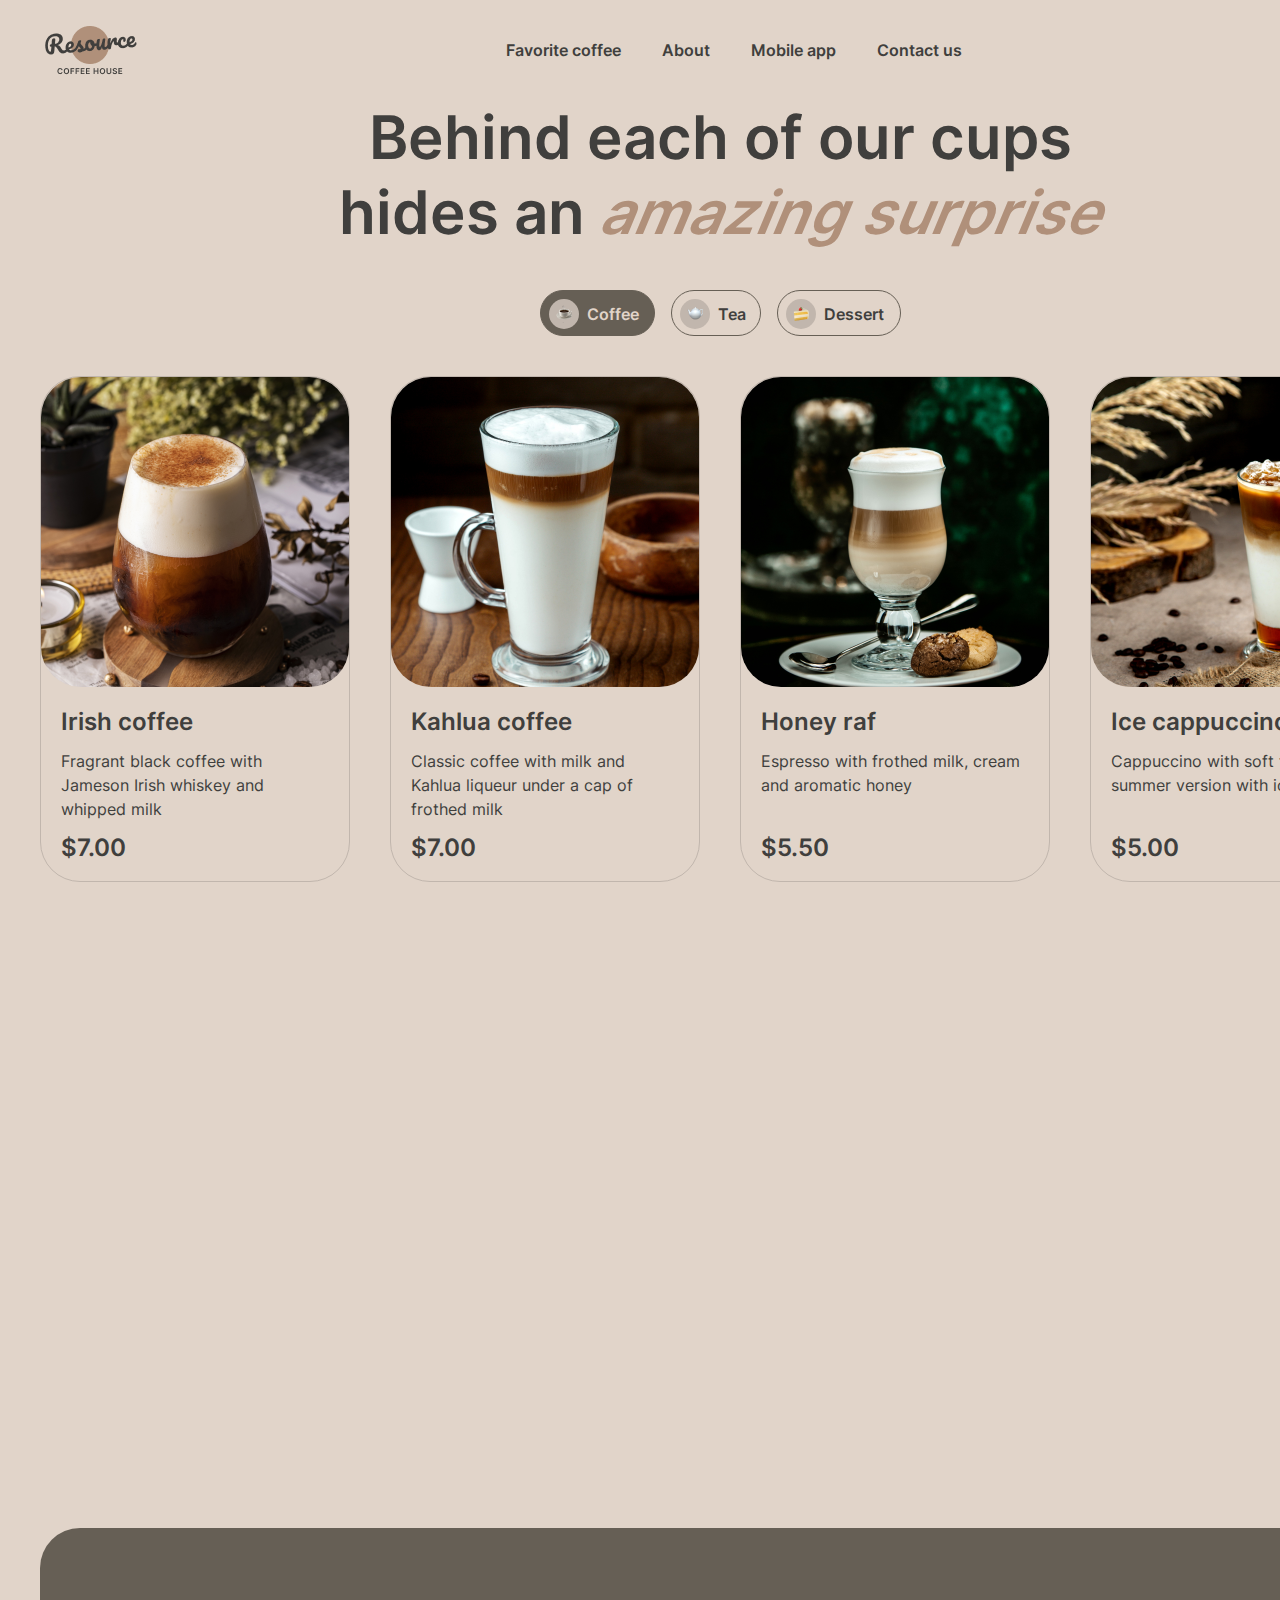
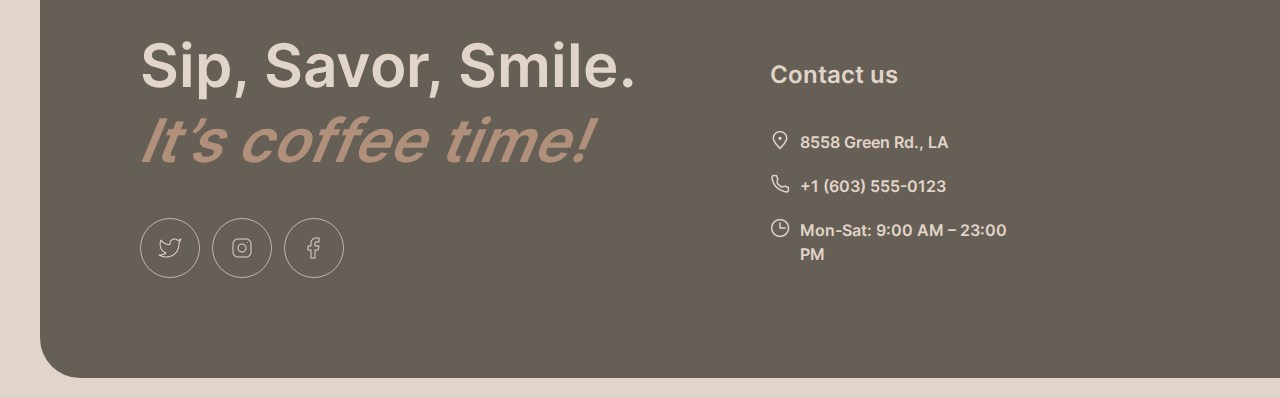
<file: coffee-house-week1/Home/MenuCoffee/index.html>
<!DOCTYPE html>
<html lang="en">

<head>
    <meta charset="UTF-8">
    <meta name="viewport" content="width=device-width, initial-scale=1.0">

    <link type="image/x-icon" href="images/favicon.ico" rel="shortcut icon">

    <link rel="stylesheet" href="../style.css">
    <link rel="stylesheet" href="../style768px.css">
    <link rel="stylesheet" href="../style380px.css">
    <link rel="stylesheet" href="../layouts/burger768px/styleForBurger768px.css">
    <link rel="stylesheet" href="../layouts/burger768px/styleForBurger380px.css">
    <link rel="stylesheet" href="../layouts/modalWindow/style.ForModalWindow.css">
    <link rel="stylesheet" href="../layouts/modalWindow/style.ForModalWindowSize768.css">
    <link rel="stylesheet" href="../layouts/modalWindow/style.ForModalWindowSize380.css">
    <title>coffeeHouseWeek1MenuCoffee</title>
</head>

<body>
    <div class="mainMenuCoffee">
        <header class="flexSbStretch">
            <div class="logoHeader">
            </div>
            <div class="navHeader flexSbCenter">
                <p class="itemNav"><a class="link" href="#favoriteCoffee">Favorite coffee</a></p>
                <p class="itemNav"> <a class="link" href="#About">About</a></p>
                <p class="itemNav"><a class="link" href="#mobileApp">Mobile app</a></p>
                <p class="itemNav"><a class="link" href="#contactUs">Contact us</a></p>
            </div>
            <div class="cofeMenuLink flexSbCenter">
                <p class="cofeMenuTitle" onclick="location.href='MenuCoffee/index.html';">Memu</p>
                <div class="cofeMenuImage">
                </div>
            </div>
            <div class="burgerButton flexCeCenter" id="burgerBtn">
                <div id="iconBurger" class="openBurger">
                </div>
            </div>
        </header>

        <div class="titleAndMenuSection flexColumnSbCenter">
            <h1 class="titleMenu">
                Behind each of our cups hides an <span class="italicmAzing">amazing surprise</span>
            </h1>
            <div class="menuSection flexSbCenter">
                <div class="itemCoffee actionCoffee">
                    <div class="flexStartCenter">
                        <div class="logoCoffee flexCeCenter">
                            <div class="logoCoffeeIcon">
                            </div>
                        </div>
                        <div class="titleCoffee actionTitleCoffee">
                            Coffee
                        </div>
                    </div>
                </div>
                <div class="itemTea">
                    <div class="flexStartCenter">
                        <div class="logoTea flexCeCenter">
                            <div class="logoTeaIcon">
                            </div>
                        </div>
                        <div class="titleTea">
                            Tea
                        </div>
                    </div>
                </div>
                <div class="itemDessert">
                    <div class="flexStartCenter">
                        <div class="logoDessert flexCeCenter">
                            <div class="logoDessertIcon">
                            </div>
                        </div>
                        <div class="titleDessert">
                            Dessert
                        </div>
                    </div>
                </div>
            </div>
        </div>

        <section class="coffeeMemu">

            <div class="blockMenuCoffee">
                <div class="imageCoffee imageCoffee1">
                </div>
                <div class="deliciousContainer">
                    <h2 class="titleCoffeeInMenu">
                        Irish coffee
                    </h2>
                    <div class="descriptionCoffeeInMenu">
                        Fragrant black coffee with Jameson Irish whiskey and whipped milk
                    </div>
                    <div class="priceCoffee">
                        $7.00
                    </div>
                </div>
            </div>

            <div class="blockMenuCoffee">
                <div class="imageCoffee imageCoffee2">
                </div>
                <div class="deliciousContainer">
                    <h2 class="titleCoffeeInMenu">
                        Kahlua coffee
                    </h2>
                    <div class="descriptionCoffeeInMenu">
                        Classic coffee with milk and Kahlua liqueur under a cap of frothed milk
                    </div>
                    <div class="priceCoffee">
                        $7.00
                    </div>
                </div>
            </div>

            <div class="blockMenuCoffee">
                <div class="imageCoffee imageCoffee3">
                </div>
                <div class="deliciousContainer">
                    <h2 class="titleCoffeeInMenu">
                        Honey raf
                    </h2>
                    <div class="descriptionCoffeeInMenu">
                        Espresso with frothed milk, cream and aromatic honey
                    </div>
                    <div class="priceCoffee">
                        $5.50
                    </div>
                </div>
            </div>

            <div class="blockMenuCoffee">
                <div class="imageCoffee imageCoffee4">
                </div>
                <div class="deliciousContainer">
                    <h2 class="titleCoffeeInMenu">
                        Ice cappuccino
                    </h2>
                    <div class="descriptionCoffeeInMenu">
                        Cappuccino with soft thick foam in summer version with ice
                    </div>
                    <div class="priceCoffee">
                        $5.00
                    </div>
                </div>
            </div>

            <div class="blockMenuCoffee">
                <div class="imageCoffee imageCoffee5">
                </div>
                <div class="deliciousContainer">
                    <h2 class="titleCoffeeInMenu">
                        Espresso
                    </h2>
                    <div class="descriptionCoffeeInMenu">
                        Classic black coffee
                    </div>
                    <div class="priceCoffee">
                        $4.50
                    </div>
                </div>
            </div>

            <div class="blockMenuCoffee">
                <div class="imageCoffee imageCoffee6">
                </div>
                <div class="deliciousContainer">
                    <h2 class="titleCoffeeInMenu">
                        Latte
                    </h2>
                    <div class="descriptionCoffeeInMenu">
                        Espresso coffee with the addition of steamed milk and dense milk foam
                    </div>
                    <div class="priceCoffee">
                        $5.50
                    </div>
                </div>
            </div>

            <div class="blockMenuCoffee">
                <div class="imageCoffee imageCoffee7">
                </div>
                <div class="deliciousContainer">
                    <h2 class="titleCoffeeInMenu">
                        Latte macchiato
                    </h2>
                    <div class="descriptionCoffeeInMenu">
                        Espresso with frothed milk and chocolate
                    </div>
                    <div class="priceCoffee">
                        $5.50
                    </div>
                </div>
            </div>

            <div class="blockMenuCoffee">
                <div class="imageCoffee imageCoffee8">
                </div>
                <div class="deliciousContainer">
                    <h2 class="titleCoffeeInMenu">
                        Coffee with cognac
                    </h2>
                    <div class="descriptionCoffeeInMenu">
                        Fragrant black coffee with cognac and whipped cream
                    </div>
                    <div class="priceCoffee">
                        $6.50
                    </div>
                </div>
            </div>
        </section>

        <div class="scrollButton flexCeCenter">
            <div>
            </div>
        </div>

        <footer class="contacts" id="contactUs">
            <div class="contactsContainer flexSbCenter">
                <div class="contactsLeftPanel flexColumnSb">
                    <div class="titleContacts">
                        Sip, Savor, Smile. <span class="italicCoffeeTime">It’s coffee time!</span>
                    </div>
                    <div class="webSites flexSbCenter">
                        <div class="webSitesIcon flexCeCenter">
                            <div class="twitter"></div>
                        </div>
                        <div class="webSitesIcon flexCeCenter">
                            <div class="instagram"></div>
                        </div>
                        <div class="webSitesIcon flexCeCenter">
                            <div class="facebook"></div>
                        </div>
                    </div>
                </div>
                <div class="contactsRightPanel flexColumnStart">
                    <div class="contactUs">
                        Contact us
                    </div>
                    <div class="address flexStartStart">
                        <div class="iconAddress">
                        </div>
                        <div class="addressText">
                            <a class="mapLink"
                                href="https://www.google.com/maps/place/%D0%9A%D1%80%D0%B0%D1%81%D0%BD%D0%BE%D0%B4%D0%B0%D1%80,+%D0%9A%D1%80%D0%B0%D1%81%D0%BD%D0%BE%D0%B4%D0%B0%D1%80%D1%81%D0%BA%D0%B8%D0%B9+%D0%BA%D1%80%D0%B0%D0%B9/@45.0544901,38.9221311,11z/data=!4m6!3m5!1s0x40f04564714535b3:0xf720794f56c4beb6!8m2!3d45.036035!4d38.9745706!16zL20vMDJkdzJ0?hl=ru&entry=ttu">
                                8558 Green Rd., LA
                            </a>
                        </div>
                    </div>
                    <div class="phoneNumber flexStartStart">
                        <div class="iconPhoneNumber">
                        </div>
                        <div class="phoneNumberText">
                            <a class="phonelink" href="tel:+1(603)555-0123">+1 (603) 555-0123</a>
                        </div>
                    </div>
                    <div class="workingHours flexStartStart">
                        <div class="iconWorkingHours">
                        </div>
                        <div class="workingHoursText">Mon-Sat: 9:00 AM – 23:00 PM</div>
                    </div>
                </div>
            </div>
        </footer>
        <div class="burger768px burgerMenu">
            <header class="header flexSbCenter">
                <div class="logoHeader">
                </div>
                <div class="btnCloseBurger flexCeCenter">
                    <div>
                    </div>
                </div>
            </header>
            <div class="navContainer">
                <div>
                    <a class="link" href="#">Favorite coffee</a>
                </div>
                <div>
                    <a class="link" href="#"> About</a>
                </div>
                <div>
                    <a class="link" href="#">Mobile app</a>
                </div>
                <div>
                    <a class="link" href="#contactUs">Contact us</a>
                </div>
            </div>
            <div class="menuContainer flexCeCenter">
                Menu
                <div class="cofeMenuImageForBurger">
                </div>
            </div>
        </div>


        <div class="modalWindow flexSbCenter">
            <div class="leftPanelInModalWindow flexCenterStart">
                <div class="imageForMenu imageCoffee1">
                </div>
            </div>
            <div class="rightPanelInModalWindow">
                <h2 class="titleCoffeeInMenu" id="titleCoffeeInMenu">
                    Irish coffee
                </h2>
                <div class="descriptionCoffeeInMenu heightAuto" id="descriptionInModalWindow">
                    Fragrant black coffee with Jameson Irish whiskey and whipped milk
                </div>
                <div class="miniTitle">
                    Size
                </div>
                <div class="containerForDrinkSize flexSbCenter">
                    <div class="btnElem flexSbCenter btnActiveState btnSize1">
                        <div class="logoBtnElem flexCeCenter" id="logoBtnElem1">
                            S
                        </div>
                        <span id="sizeOfElem1">
                            200 ml
                        </span>
                    </div>
                    <div class="btnElem flexSbCenter  btnSize2">
                        <div class="logoBtnElem flexCeCenter" id="logoBtnElem2">
                            M
                        </div>
                        <span id="sizeOfElem2">
                            300 ml
                        </span>
                    </div>
                    <div class="btnElem elem3 flexSbCenter  btnSize3">
                        <div class="logoBtnElem flexCeCenter" id="logoBtnElem3">
                            L
                        </div>
                        <span id="sizeOfElem3">
                            400 ml
                        </span>
                    </div>
                </div>
                <div class="miniTitle">
                    Additives
                </div>
                <div class="containerForAdditives flexSbCenter">
                    <div class="btnElem flexSbCenter btnOption1">
                        <div class="logoBtnElem flexCeCenter">
                            1
                        </div>
                        <span id="numBtnElem1">
                            Sugar
                        </span>
                    </div>
                    <div class="btnElem flexSbCenter btnOption2">
                        <div class="logoBtnElem flexCeCenter">
                            2
                        </div>
                        <span id="numBtnElem2">
                            Cinnamon
                        </span>
                    </div>
                    <div class="btnElem elem3 flexSbCenter btnOption3">
                        <div class="logoBtnElem flexCeCenter">
                            3
                        </div>
                        <span id="numBtnElem3">
                            Syrup
                        </span>
                    </div>
                </div>
                <div class="containerForTotal flexSbCenter">
                    <div class="titleTotal">
                        Total:
                    </div>
                    <div class="priceTotal">
                        $7.00
                    </div>
                </div>
                <div class="containerForNote flexSbStart">
                    <div class="iconInfo">
                    </div>
                    <div class="textBlock">
                        The cost is not final. Download our mobile app to see the final price and place your order. Earn
                        loyalty points and enjoy your favorite coffee with up to 20% discount.
                    </div>
                </div>
                <div class="bntClose flexCeCenter">
                    Close
                </div>
            </div>
        </div>

        <div class="bgBlack">
        </div>
        
        <script src="../scripts/scriptsForBurger.js"></script>
        <script src="../scripts/scriptsForMenu.js"></script>
        <script src="../scripts/scriptsForModalWindows.js"></script>
    </div>
</body>

</html>
</file>
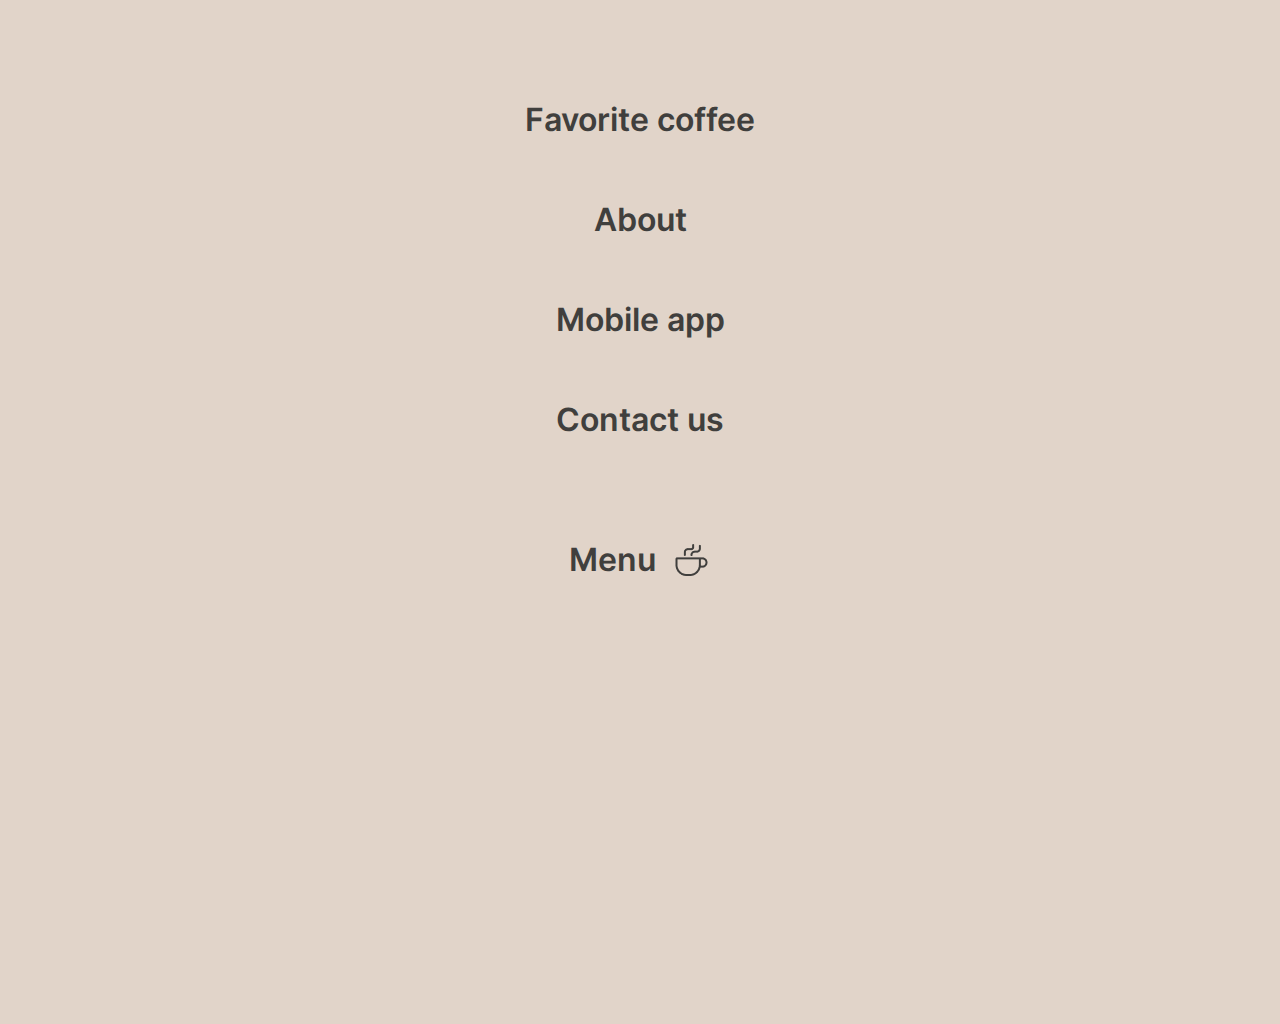
<file: coffee-house-week1/Home/layouts/burger768px/burger768px.html>
<!DOCTYPE html>
<html lang="en">

<head>
    <meta charset="UTF-8">
    <meta name="viewport" content="width=device-width, initial-scale=1.0">
    <link rel="stylesheet" href="../../style.css">
    <link rel="stylesheet" href="styleForBurger768px.css">
    <link rel="stylesheet" href="styleForBurger380px.css">
    <title>Document</title>
</head>

<body>
    <div class="burger768px">
        <header class="header flexSbCenter">
            <div class="logoHeader">
            </div>
            <div class="btnCloseBurger flexCeCenter">
                <div>
                </div>
            </div>
        </header>
        <div class="navContainer">
            <div>
                Favorite coffee
            </div>
            <div>
                About
            </div>
            <div>
                Mobile app
            </div>
            <div>
                Contact us
            </div>
        </div>
        <div class="menuContainer flexCeCenter">
            Menu
            <div class="cofeMenuImageForBurger">
            </div>
        </div>
    </div>
</body>

</html>
</file>
<file: coffee-house-week1/Home/style.css>
* {
    box-sizing: border-box;
    margin: 0;
    padding: 0;

    scroll-behavior: smooth;
}

@font-face {
    font-family: Inter;
    src: url("fonts/Inter/Inter-VariableFont_slnt,wght.ttf");
}

:root {
    --widthMainDiv: 1440px;

    /* textColors */
    --textDark: #403F3D;
    --textLight: #E1D4C9;
    --textAccent: #B0907A;

    /* backgroundColors */
    --backgroundBody: #E1D4C9;
    --backgroundContainer: #665F55;
    --backgroundBackdrop: rgba(64, 63, 61, 0.80);

    /* borderColors */
    --borderLight: #C1B6AD;
    --borderDark: #665F55;

    /* video */
    --widthVideo: 1360px;
    --heightVideo: 644px;
}

.flexSbStretch {
    display: flex;
    justify-content: space-between;
    align-items: stretch;
}

.flexSbStart {
    display: flex;
    justify-content: space-between;
    align-items: flex-start;
}

.flexStartStart {
    display: flex;
    justify-content: flex-start;
    align-items: flex-start;
}

.flexCenterStart {
    display: flex;
    justify-content: center;
    align-items: flex-start;
}

.flexSbCenter {
    display: flex;
    justify-content: space-between;
    align-items: center;
}

.flexCeCenter {
    display: flex;
    justify-content: center;
    align-items: center;
}

.flexColumnSb {
    display: flex;
    flex-direction: column;
    justify-content: space-between;
}

.flexColumnStart {
    display: flex;
    flex-direction: column;
    justify-content: flex-start;
}

.mainDiv {
    width: var(--widthMainDiv);

    margin: 0 auto;
    padding: 20px 40px;

    background-color: var(--backgroundBody);

    overflow: hidden;
}

body {
    background-color: var(--backgroundBody);
}

header {
    width: 100%;
    height: 60px;

    margin-bottom: 20px;
}

.logoHeader {
    width: 100px;
    background-image: url(images/logo.png);
}

.navHeader {
    width: 456px;
}

.cofeMenuLink {
    width: 72px;
}

.centerImage {
    /* width: 1360px; */
    /* height: 644px; */

    position: relative;
    right: var(--widthVideo);

    margin-bottom: 100px;
    padding: 100px;
    border-radius: 40px;

    /* background-color: aquamarine; */

    /* background-image: url(images/coffee.png); */
}

.containerForVideoAndText {
    width: var(--widthVideo);

    border-radius: 40px;

    display: grid;
    grid-template-columns: var(--widthVideo) var(--widthVideo);
    grid-template-rows: var(--heightVideo);
    margin-bottom: 100px;

    overflow: hidden;
}

.videoToMainPage {
    position: relative;
    bottom: 50px;
}

.favoriteCoffee {
    height: 799px;

    /* background-color: aquamarine; */
}

.favoriteCoffeeTitle {
    height: 75px;

    /* background-color: blue; */

    color: var(--textDark);
    text-align: center;
    font-feature-settings: 'clig' off, 'liga' off;
    font-family: Inter;
    font-size: 60px;
    font-style: normal;
    font-weight: 600;
    line-height: 125%;
}

.leftBtnSlider,
.rigthBtnSlider {
    width: 60px;
    height: 60px;

    margin-top: 330px;
    border-radius: 50px;

    border: 1px solid var(--textDark);
}

.leftBtnSlider {
    margin-left: 4px;
}

.rigthBtnSlider {
    margin-right: 4px;
}

.sliderContainer {
    width: 480px;
    height: 684px;

    margin-top: 40px;

    overflow: hidden;
}

.sliderLine {
    display: flex;
    flex-direction: row;
    justify-content: flex-start;
    align-items: flex-start;

    width: calc(480px*3);
    position: relative;
    right: calc(480px*0);

    transition: all 1s;
}

.slide1,
.slide2,
.slide3 {
    width: 480px;
}




.about {
    /* height: 1325px; */
    margin-top: 100px;

    /* background-color: blueviolet; */
}

.mobileApp {
    height: 630px;
    margin-top: 100px;

    /* background-color: chartreuse; */
}

.contacts {
    /* height: 450px; */
    margin-top: 100px;
    padding: 100px;
    background-color: var(--backgroundContainer);
    border-radius: 40px;
}

.contactsContainer {
    /* width: 1160px; */
    /* height: 250px; */

    /* background-color: aqua; */
}

.contactsLeftPanel {
    width: 530px;
    height: 250px;

    /* background-color: bisque; */
}

.contactsRightPanel {
    width: 530px;
    height: 186px;

    /* background-color: antiquewhite; */
}

.titleContacts {
    height: 150px;

    /* background-color: coral; */

    color: var(--textLight);
    font-feature-settings: 'clig' off, 'liga' off;
    font-family: Inter;
    font-size: 60px;
    font-style: normal;
    font-weight: 600;
    line-height: 125%;
}

.italicCoffeeTime {
    color: var(--textAccent);
    font-feature-settings: 'clig' off, 'liga' off;
    font-family: Inter;
    font-size: 60px;
    font-style: italic;
    font-weight: 600;
    line-height: 125%;
}

.webSitesIcon {
    width: 60px;
    height: 60px;
    border-radius: 100px;

    border: 1px solid var(--borderLight);
}

.webSites {
    width: 204px;
    height: 60px;

    /* background-color: chocolate; */
}

.twitter,
.instagram,
.facebook {
    width: 24px;
    height: 24px;
}

.twitter {
    background-image: url(images/twitter.png);
}

.instagram {
    background-image: url(images/instagram.png);
}

.facebook {
    background-image: url(images/facebook.png);
}

.contactUs {
    color: var(--textLight);
    font-feature-settings: 'clig' off, 'liga' off;
    font-family: Inter;
    font-size: 24px;
    font-style: normal;
    font-weight: 600;
    line-height: 125%;

    margin-bottom: 40px;
}


.address {
    width: 182px;
    height: 28px;

    /* background-color: aqua; */
}

.phoneNumber {
    width: 177px;
    height: 24px;

    margin-top: 16px;

    /* background-color: aqua; */
}

.iconAddress,
.iconPhoneNumber,
.iconWorkingHours {
    width: 20px;
    height: 20px;
}

.iconAddress {
    background-image: url(images/pin-alt.png);
}

.iconPhoneNumber {
    background-image: url(images/phone.png);
}

.iconWorkingHours {
    background-image: url(images/clock.png);
}

.addressText,
.phoneNumberText,
.workingHoursText {
    color: var(--textLight);
    font-feature-settings: 'clig' off, 'liga' off;
    font-family: Inter;
    font-size: 16px;
    font-style: normal;
    font-weight: 600;
    line-height: 150%;

    margin-left: 10px;
}

.workingHours {
    width: 264px;
    height: 24px;

    margin-top: 20px;

    /* background-color: aqua; */
}

.cofeMenuTitle {
    font-family: Inter;
    font-size: 15px;
    font-style: normal;
    font-weight: 600;
    line-height: 150%;
}

.cofeMenuImage {
    width: 20px;
    height: 20px;

    margin-top: -7px;
    background-image: url(images/coffee-cup.png);
}

.itemNav {
    font-family: Inter;
    font-size: 16px;
    font-style: normal;
    font-weight: 600;
    line-height: 150%;
}

.centerContent {
    /* background-color: aqua; */

    width: 530px;
    height: 444px;
}

.centerTitle {
    height: 228px;

    /* background-color: blueviolet; */

    color: var(--textLight);
    font-feature-settings: 'clig' off, 'liga' off;
    font-family: Inter;
    font-size: 72px;
    font-style: normal;
    font-weight: 600;
    line-height: 105%;
}

.italicEnjoy {
    color: var(--textAccent);
    font-feature-settings: 'clig' off, 'liga' off;
    font-family: Inter;
    font-size: 72px;
    font-style: italic;
    font-weight: 600;
    line-height: 105%;
}

.centerText {
    height: 72px;
    margin-top: 40px;

    color: var(--textLight);
    font-feature-settings: 'clig' off, 'liga' off;
    font-family: Inter;
    font-size: 16px;
    font-style: normal;
    font-weight: 400;
    line-height: 150%;
}

.italicFavorite {
    color: var(--textAccent);
    font-feature-settings: 'clig' off, 'liga' off;
    font-family: Inter;
    font-size: 60px;
    font-style: italic;
    font-weight: 600;
    line-height: 125%;
}


.centerBtn {
    width: 200px;
    height: 64px;
    margin-top: 40px;

    background-color: var(--backgroundBody);

    border-radius: 30px;

    color: var(--textDark);
    text-align: center;
    font-feature-settings: 'clig' off, 'liga' off;

    font-family: Inter;
    font-size: 16px;
    font-style: normal;
    font-weight: 600;
    line-height: 150%;
}

.leftArrow,
.rigthArrow {
    width: 24px;
    height: 24px;
}

.leftArrow {
    background-image: url(images/arrow-left.png);
}

.rigthArrow {
    background-image: url(images/arrow-right.png);
}

.leftBtnSlider:hover,
.rigthBtnSlider:hover {
    background-color: var(--backgroundContainer);
    cursor: pointer;
}

.imageToSlider,
.imageToSlider2,
.imageToSlider3 {
    height: 480px;
}

.imageToSlider {
    background-image: url(images/coffee-slider-1.png);
}

.imageToSlider2 {
    background-image: url(images/coffee-slider-2.png);
}

.imageToSlider3 {
    background-image: url(images/coffee-slider-3.png);
}




.titleToSlider {
    height: 30px;

    margin-top: 20px;

    color: var(--textDark);
    text-align: center;
    font-feature-settings: 'clig' off, 'liga' off;
    font-family: Inter;
    font-size: 24px;
    font-style: normal;
    font-weight: 600;
    line-height: 125%;
}

.destinationToSlider {
    height: 48px;

    margin-top: 16px;

    color: var(--textDark);
    text-align: center;
    font-feature-settings: 'clig' off, 'liga' off;
    font-family: Inter;
    font-size: 16px;
    font-style: normal;
    font-weight: 400;
    line-height: 150%;
}

.priceToSlider {
    height: 30px;

    margin-top: 16px;

    color: var(--textDark);
    text-align: center;
    font-feature-settings: 'clig' off, 'liga' off;
    font-family: Inter;
    font-size: 24px;
    font-style: normal;
    font-weight: 600;
    line-height: 125%;
}

.containerToControls {
    width: 144px;
    height: 4px;

    margin-top: 40px;
}

.control1,
.control2,
.control3 {
    width: 40px;
    height: 4px;

    background-color: var(--borderLight);

    border-radius: 5px;
}

.control1:hover,
.control2:hover,
.control3:hover {
    cursor: pointer;
}

.controlProgress1,
.controlProgress2,
.controlProgress3 {
    width: 0%;
    height: 100%;
    border-radius: 5px;

    background-color: var(--borderDark);
}


.description {
    height: 225px;

    color: var(--textDark);
    font-feature-settings: 'clig' off, 'liga' off;
    font-family: Inter;
    font-size: 60px;
    font-style: normal;
    font-weight: 599;
    line-height: 125%;

    /* background-color: aquamarine; */
}

.italicAbout {
    color: var(--textAccent);
    font-feature-settings: 'clig' off, 'liga' off;
    font-family: Inter;
    font-size: 60px;
    font-style: italic;
    font-weight: 599;
    line-height: 125%;
}

.imagesContainer {
    /* height: 1060px; */
    margin-top: 40px;

    /* background-color: aqua; */
}

.leftPanel,
.rigthPanel {
    width: 660px;
    height: 1060px;

    /* background-color: blue; */
}

.bigImage {
    height: 590px;
}

.slallImage {
    height: 430px;
}

.bigImage,
.slallImage {
    border-radius: 20px;
}

.image1 {
    background-image: url(images/about-1.png);
}

.image2 {
    background-image: url(images/about-2.png);
}

.image3 {
    background-image: url(images/about-3.png);
}

.image4 {
    background-image: url(images/about-4.png);
}

.leftContainer {
    width: 630px;
    height: 342px;
}

.rigthImage {
    width: 630px;
    height: 630px;

    background-image: url(images/mobile-screens.png);
}

.titleMobileApp {
    height: 150px;

    color: var(--textDark);
    font-feature-settings: 'clig' off, 'liga' off;

    font-family: Inter;
    font-size: 60px;
    font-style: normal;
    font-weight: 600;
    line-height: 125%;
}

.italicDownload {
    color: var(--textAccent);
    font-feature-settings: 'clig' off, 'liga' off;
    font-family: Inter;
    font-size: 60px;
    font-style: italic;
    font-weight: 600;
    line-height: 125%;
}

.descriptionMobileApp {
    height: 48px;
    margin-top: 40px;

    color: var(--textDark);
    font-feature-settings: 'clig' off, 'liga' off;
    font-family: Inter;
    font-size: 16px;
    font-style: normal;
    font-weight: 400;
    line-height: 150%;
}

.btnPanel {
    width: 420px;
    height: 64px;

    margin-top: 40px;
}

.AppStore,
.GooglePlay {
    width: 200px;
    height: 64px;

    padding-top: 12px;
    padding-left: 21px;
    border-radius: 30px;

    border: 1px solid var(--textDark);
}

.contentConntainer {
    width: 121px;
    height: 36px;
}

.appleLogo,
.GooglePlayLogo {
    width: 36px;
    height: 36px;
}

.appleLogo {
    background-image: url(images/iconApple.png);
}

.GooglePlayLogo {
    background-image: url(images/iconGooglePlay.png);
}

.testContainer {
    width: 78px;
    height: 35px;
}

.titleDown {
    width: 77px;

    color: var(--textDark);
    text-align: center;
    font-feature-settings: 'clig' off, 'liga' off;
    font-family: Inter;
    font-size: 10px;
    font-style: normal;
    font-weight: 600;
    line-height: 140%;
}

.nameMarket {
    width: 92px;
    margin-top: 1px;

    color: var(--textDark);
    font-feature-settings: 'clig' off, 'liga' off;
    font-family: Inter;
    font-size: 16px;
    font-style: normal;
    font-weight: 600;
    line-height: 150%;
}

.link {
    text-decoration: none;
    color: var(--textDark);
}

.link:hover {
    text-decoration: underline;
}

.phonelink {
    text-decoration: none;
    color: var(--textLight);
}

.mapLink {
    text-decoration: none;
    color: var(--textLight);
}


.burgerButton {
    display: none;

    width: 44px;
    height: 44px;
    border: 1px solid var(--borderDark);
    margin-top: 7px;
    border-radius: 25px;
}

.openBurger {
    width: 16px;
    height: 9px;

    border-top: 2px solid var(--borderDark);
    border-bottom: 2px solid var(--borderDark);
}

.closeBurger {
    width: 14px;
    height: 14px;
    background-image: url(images/iconClose.png);
}

#iconBurger {
    transition: all 1s;
}

.burgerButton:hover {
    background-color: var(--textAccent);
    cursor: pointer;
}

.scrollButton {
    display: none;
}

.scrollButton:hover {
    background-color: var(--textAccent);
    cursor: pointer;
}

.titleAndMenuSection {
    height: 236px;
}

.flexColumnSbCenter {
    display: flex;
    flex-direction: column;
    justify-content: space-between;
    align-items: center;
}

.titleMenu {
    width: 800px;
    height: 150px;
    color: var(--textDark);
    text-align: center;
    font-feature-settings: 'clig' off, 'liga' off;
    font-family: Inter;
    font-size: 60px;
    font-style: normal;
    font-weight: 600;
    line-height: 125%;
}

.italicmAzing {
    color: var(--text-accent, #B0907A);
    font-feature-settings: 'clig' off, 'liga' off;
    font-family: Inter;
    font-size: 60px;
    font-style: italic;
    font-weight: 600;
    line-height: 125%;
}

.menuSection {
    width: 361px;
    height: 46px;
}


.itemCoffee,
.itemTea,
.itemDessert {
    height: 46px;
    background-color: var(--backgroundBody);
    border-radius: 25px;

    border: 1px solid var(--borderDark);

    padding: 8px;
}

.itemCoffee:hover,
.itemTea:hover,
.itemDessert:hover {
    cursor: pointer;
}

.actionCoffee {
    background-color: var(--backgroundContainer);
}

.itemCoffee {
    width: 115px;
}

.itemTea {
    width: 90px;
}

.itemDessert {
    width: 124px;
}

.flexStartCenter {
    display: flex;
    justify-content: flex-start;
    align-items: center;
}

.logoCoffee,
.logoTea,
.logoDessert {
    width: 30px;
    height: 30px;
    border-radius: 20px;

    background-color: var(--borderLight);
}

.logoCoffeeIcon,
.logoTeaIcon,
.logoDessertIcon {
    width: 16px;
    height: 18px;
}

.logoCoffeeIcon {
    background-image: url(../Home/images/iconCoffee.png);
}

.logoTeaIcon {
    background-image: url(../Home/images/iconTea.png);
}

.logoDessertIcon {
    background-image: url(../Home/images/iconDessert.png);
}

.titleCoffee,
.titleTea,
.titleDessert {
    color: var(--textDark);
    font-feature-settings: 'clig' off, 'liga' off;
    font-family: Inter;
    font-size: 16px;
    font-style: normal;
    font-weight: 600;
    line-height: 150%;

    margin-left: 8px;
}

.actionTitleCoffee {
    color: var(--textLight);
}

.coffeeMemu {
    margin-top: 40px;

    display: grid;
    grid-template-columns: repeat(4, 310px);
    grid-template-rows: repeat(2, 506px);
    gap: 40px;
}

.blockMenuCoffee {
    border: 1px solid var(--borderLight);
    border-radius: 40px;
    color: var(--textDark);
}

.blockMenuCoffee:hover {
    background-color: var(--backgroundContainer);
    color: var(--textLight);
    cursor: pointer;
}

.imageCoffee {
    height: 310px;

    border-radius: 40px;
}

.deliciousContainer {
    padding: 20px;
}

.descriptionCoffeeInMenu {
    height: 72px;
    margin-top: 12px;

    /* color: var(--text-dark, #403F3D); */
    font-feature-settings: 'clig' off, 'liga' off;
    font-family: Inter;
    font-size: 16px;
    font-style: normal;
    font-weight: 400;
    line-height: 150%;
}

.priceCoffee {
    height: 30px;
    margin-top: 12px;

    /* color: var(--text-dark, #403F3D); */
    font-feature-settings: 'clig' off, 'liga' off;
    font-family: Inter;
    font-size: 24px;
    font-style: normal;
    font-weight: 600;
    line-height: 125%;
}

.imageCoffee1 {
    background-image: url(../Home/images/coffee-1.png);
}

.imageCoffee2 {
    background-image: url(../Home/images/coffee-2.png);
}

.imageCoffee3 {
    background-image: url(../Home/images/coffee-3.png);
}

.imageCoffee4 {
    background-image: url(../Home/images/coffee-4.png);
}

.imageCoffee5 {
    background-image: url(../Home/images/coffee-5.png);
}

.imageCoffee6 {
    background-image: url(../Home/images/coffee-6.png);
}

.imageCoffee7 {
    background-image: url(../Home/images/coffee-7.png);
}

.imageCoffee8 {
    background-image: url(../Home/images/coffee-8.png);
}

.imageTea1 {
    background-image: url(../Home/images/tea-1.png);
}

.imageTea2 {
    background-image: url(../Home/images/tea-2.png);
}

.imageTea3 {
    background-image: url(../Home/images/tea-3.png);
}

.imageTea4 {
    background-image: url(../Home/images/tea-4.png);
}

.imageDessert1 {
    background-image: url(../Home/images/dessert-1.png);
}

.imageDessert2 {
    background-image: url(../Home/images/dessert-2.png);
}

.imageDessert3 {
    background-image: url(../Home/images/dessert-3.png);
}

.imageDessert4 {
    background-image: url(../Home/images/dessert-4.png);
}

.imageDessert5 {
    background-image: url(../Home/images/dessert-5.png);
}

.imageDessert6 {
    background-image: url(../Home/images/dessert-6.png);
}

.imageDessert7 {
    background-image: url(../Home/images/dessert-7.png);
}

.imageDessert8 {
    background-image: url(../Home/images/dessert-8.png);
}

.mainMenuCoffee {
    width: var(--widthMainDiv);

    margin: 0 auto;
    padding: 20px 40px;

    background-color: var(--backgroundBody);
}

.titleCoffeeInMenu {
    height: 30px;

    font-feature-settings: 'clig' off, 'liga' off;
    font-family: Inter;
    font-size: 24px;
    font-style: normal;
    font-weight: 600;
    line-height: 125%;
}

.cofeMenuImage2 {
    display: none;
}

.burgerMenu {
    position: absolute;
    left: 0px;
    top: 100px;

    border: none;

    width: 100%;
    height: 100%;
}

.bgBlack {
    background-color: black;
    position: absolute;
    left: 0;
    top: 0;
    z-index: 1;
    opacity: 0.8;

    margin: 0;
    padding: 0;
}
</file>
<file: coffee-house-week1/Home/style768px.css>
@media screen and (min-width: 768px) and (max-width: 768px) {
    :root {
        --widthMainDiv: 768px;

        /* video */
        --widthVideo: 688px;
    }

    .navHeader {
        display: none;
    }

    .cofeMenuLink {
        display: none;
    }

    .centerImage {
        padding: 100px 60px;
        /* background-image: url(images/coffee.png); */
        background-position-x: -321px;
        background-position-y: 17px;
        background-size: 190%;
    }

    .burgerButton {
        display: flex;
    }

    .favoriteCoffeeTitle {
        height: 150px;
    }

    .description {
        height: 450px;
    }

    .about {
        margin-top: 175px;
    }

    .slallImage {
        display: none;
        height: 430px;
    }

    .leftPanel,
    .rigthPanel {
        width: 688px;
        height: 630px;
    }

    .imagesContainer {
        flex-direction: column;
    }

    .image1 {
        background-image: url(images/about-1_2.png);
    }

    .image4 {
        background-image: url(images/about-4_2.png);
    }

    .image1,
    .image4 {
        background-position-x: -18px;
        background-position-y: -70px;
    }

    .mobileApp {
        height: 1042px;
        flex-direction: column;
        align-items: flex-start;
        margin-top: 60px;
    }

    .leftContainer {
        width: auto;
    }

    .rigthImage {
        margin-top: 100px;
        margin-left: 30px;
    }

    .contacts {
        height: 735px;
        margin-top: 100px;
        padding: 100px;
        background-color: var(--backgroundContainer);
        border-radius: 40px;
    }

    .contactsContainer {
        flex-direction: column;
        align-items: flex-end;
    }

    .contactsRightPanel {
        margin-top: 101px;
    }

    .titleMenu {
        width: auto;
        height: auto;
    }

    .menuSection {
        margin-top: 40px;
    }

    .titleAndMenuSection {
        height: auto;
    }

    .coffeeMemu {
        /* overflow: hidden; */
        padding-left: 15px;
        grid-template-columns: repeat(2, 310px);
        grid-template-rows: repeat(2, 506px);
    }

    .scrollButton {
        display: flex;

        margin: 0 auto;
        margin-top: 40px;
        width: 60px;
        height: 60px;
        border-radius: 30px;
        border: 1px solid var(--borderDark);
    }

    .scrollButton div {
        width: 24px;
        height: 24px;

        background-image: url(../Home/images/refresh.png);
    }

    .cofeMenuImage2 {
        display: block;

        width: 20px;
        height: 20px;

        margin-left: 6px;
        background-image: url(images/coffee-cup.png);
    }

    .videoToMainPage {
        right: 400px;
    }
}
</file>
<file: coffee-house-week1/Home/style380px.css>
@media screen and (min-width: 380px) and (max-width: 767px) {
    :root {
        --widthMainDiv: 380px;

        --widthVideo: 348px;
        --heightVideo: 552px;
    }

    .navHeader {
        display: none;
    }

    .cofeMenuLink {
        display: none;
    }

    .burgerButton {
        display: flex;
    }

    .mainDiv {
        padding: 20px 16px;
    }

    .centerImage {
        padding: 60px 16px;
        height: auto;

        background-position-x: -404px;
        background-position-y: 8px;
        background-size: 327%;
    }

    .centerTitle {
        height: auto;

        color: var(--textLight);
        font-feature-settings: 'clig' off, 'liga' off;
        font-family: Inter;
        font-size: 42px;
        font-style: normal;
        font-weight: 600;
        line-height: 115%;
    }

    .italicEnjoy {
        color: var(--textAccent);
        font-feature-settings: 'clig' off, 'liga' off;
        font-family: Inter;
        font-size: 42px;
        font-style: italic;
        font-weight: 600;
        line-height: 115%;
    }

    .centerContent {
        width: auto;
        height: auto;
    }

    .centerText {
        height: auto;
    }

    .favoriteCoffee {
        height: auto;
    }

    .favoriteCoffeeTitle {
        height: auto;

        color: var(--textDark);
        text-align: center;
        font-feature-settings: 'clig' off, 'liga' off;
        font-family: Inter;
        font-size: 32px;
        font-style: normal;
        font-weight: 600;
        line-height: 125%;
    }

    .italicFavorite {
        color: var(--textAccent);
        font-feature-settings: 'clig' off, 'liga' off;
        font-family: Inter;
        font-size: 32px;
        font-style: italic;
        font-weight: 600;
        line-height: 125%;
    }

    .leftBtnSlider,
    .rigthBtnSlider {
        display: none;
    }

    .imageToSlider {
        width: 348px;
        height: 348px;
        background-image: url(images/coffee-slider-1M.png);
    }

    .imageToSlider2 {
        width: 348px;
        height: 348px;
        background-image: url(images/coffee-slider-2M.png);
    }

    .imageToSlider3 {
        width: 348px;
        height: 348px;
        background-image: url(images/coffee-slider-3M.png);
    }

    .destinationToSlider {
        height: auto;
    }

    .about {
        margin-top: -8px;
    }

    .description {
        height: auto;

        color: var(--textDark);
        font-feature-settings: 'clig' off, 'liga' off;
        font-family: Inter;
        font-size: 32px;
        font-style: normal;
        font-weight: 600;
        line-height: 125%;
    }

    .italicAbout {
        color: var(--textAccent);
        font-feature-settings: 'clig' off, 'liga' off;
        font-family: Inter;
        font-size: 32px;
        font-style: italic;
        font-weight: 600;
        line-height: 125%;
    }

    .slallImage {
        display: none;
    }

    .leftPanel,
    .rigthPanel {
        width: 100%;
        height: 590px;
    }

    .rigthPanel {
        margin-top: 40px;
    }

    .image1,
    .image4 {
        background-position-x: -154px;
    }

    .imagesContainer {
        flex-direction: column;
    }

    .titleMobileApp {
        height: auto;

        color: var(--textDark);
        font-feature-settings: 'clig' off, 'liga' off;
        font-family: Inter;
        font-size: 32px;
        font-style: normal;
        font-weight: 600;
        line-height: 125%;
    }

    .italicDownload {
        color: var(--textAccent);
        font-feature-settings: 'clig' off, 'liga' off;
        font-family: Inter;
        font-size: 32px;
        font-style: italic;
        font-weight: 600;
        line-height: 125%;
    }

    .mobileApp {
        height: auto;
        margin-top: 100px;

        flex-direction: column;
        align-items: normal;
    }

    .leftContainer {
        width: auto;
        height: auto;
    }

    .descriptionMobileApp {
        height: auto;
    }

    .btnPanel {
        width: auto;
        height: auto;

        flex-direction: column;
        align-items: normal;
    }

    .GooglePlay {
        margin-top: 20px;
    }

    .rigthImage {
        width: 348px;
        height: 348px;

        margin-top: 40px;

        background-image: url(images/mobile-screensM.png);
    }

    .titleContacts {
        height: auto;

        color: var(--textLight);
        font-feature-settings: 'clig' off, 'liga' off;
        font-family: Inter;
        font-size: 32px;
        font-style: normal;
        font-weight: 600;
        line-height: 125%;
    }

    .italicCoffeeTime {
        color: var(--textAccent);
        font-feature-settings: 'clig' off, 'liga' off;
        font-family: Inter;
        font-size: 32px;
        font-style: italic;
        font-weight: 600;
        line-height: 125%;
    }

    .contacts {
        margin-top: 100px;
        padding: 60px 16px;
    }

    .contactsContainer {
        flex-direction: column;
        align-items: normal;
    }

    .contactsLeftPanel {
        width: auto;
        height: auto;
    }

    .contactsRightPanel {
        width: auto;
        height: auto;

        margin-top: 40px;
    }

    .webSites {
        width: 204px;
        height: 60px;

        margin-top: 40px;
    }

    /* styles for Menu Coffee 380px */

    .mainMenuCoffee {
        padding: 20px 16px;
    }

    .titleAndMenuSection {
        height: auto;
    }

    .titleMenu {
        width: auto;
        height: auto;

        color: var(--textDark);
        text-align: center;
        font-feature-settings: 'clig' off, 'liga' off;
        font-family: Inter;
        font-size: 32px;
        font-style: normal;
        font-weight: 600;
        line-height: 125%;
    }

    .italicmAzing {
        color: var(--textAccent);
        font-feature-settings: 'clig' off, 'liga' off;
        font-family: Inter;
        font-size: 32px;
        font-style: italic;
        font-weight: 600;
        line-height: 125%;
    }

    .menuSection {
        width: 343px;
        height: 46px;
        margin-top: 39px;
    }

    .coffeeMemu {
        /* height: 2144px; */
        margin-top: 40px;
        padding-left: 20px;

        display: grid;
        grid-template-columns: repeat(1, 310px);
        grid-template-rows: repeat(4, 506px);
        gap: 0;
        row-gap: 40px;

        /* overflow: hidden; */
    }

    .scrollButton {
        display: flex;

        margin: 0 auto;
        margin-top: 40px;
        width: 60px;
        height: 60px;
        border-radius: 30px;
        border: 1px solid var(--borderDark);
    }

    .scrollButton:hover {
        background-color: var(--textAccent);
        cursor: pointer;
    }

    .scrollButton div {
        width: 24px;
        height: 24px;

        background-image: url(../Home/images/refresh.png);
    }

    .cofeMenuImage2 {
        display: block;

        width: 20px;
        height: 20px;

        margin-left: 6px;
        background-image: url(images/coffee-cup.png);
    }

    .slide1,
    .slide2,
    .slide3 {
        width: 350px;
    }

    .videoToMainPage {
        right: 450px;
        bottom: 120px;
    }
}
</file>
<file: coffee-house-week1/Home/layouts/burger768px/styleForBurger768px.css>
.burger768px {
    width: 100%;
    height: 1024px;

    background-color: var(--backgroundBody);
    padding: 20px 40px;
}

.header {
    height: 60px;
    display: none;
}

.navContainer {
    display: grid;
    grid-template-columns: 100%;
    grid-template-rows: repeat(4, 40px);
    row-gap: 60px;
    margin-top: 80px;
}

.navContainer div,
.menuContainer {
    color: var(--textDark);
    text-align: center;
    font-feature-settings: 'clig' off, 'liga' off;
    font-family: Inter;
    font-size: 32px;
    font-style: normal;
    font-weight: 600;
    line-height: 125%;
}

.navContainer div:hover,
.menuContainer:hover {
    text-decoration: underline;
    cursor: pointer;
}

.menuContainer {
    height: 40px;
    margin-top: 100px;
}

.logoHeader {
    height: 100%;
}

.btnCloseBurger {
    width: 44px;
    height: 44px;

    border-radius: 50px;
    border: 1px solid var(--borderDark);
}

.btnCloseBurger div {
    width: 14px;
    height: 14px;
    background-image: url(../../images/iconClose.png);
}

.cofeMenuImageForBurger {
    width: 40px;
    height: 40px;
    margin-left: 15px;
    background-image: url(../../images/coffee-cupForBurger.png);
}
</file>
<file: coffee-house-week1/Home/layouts/burger768px/styleForBurger380px.css>
@media (min-width: 380px) and (max-width: 767px) {
    .burger768px {
        padding: 20px 16px;
    }
}
</file>
<file: coffee-house-week1/Home/layouts/modalWindow/style.ForModalWindow.css>
:root {
    --modalWindowWidth: 800px;
    --modalWindowHeight: 504px;
}

body {
    background-color: var(--backgroundBody);
}

.modalWindow {
    width: var(--modalWindowWidth);
    height: var(--modalWindowHeight);
    border-radius: 40px;
    padding-top: 16px;

    background-color: var(--backgroundBody);

    position: absolute;
    top: 0;
    left: 0;

    display: none;
    z-index: 2;
}

.leftPanelInModalWindow {
    width: 340px;
    height: 100%;
}

.imageForMenu {
    width: 308px;
    height: 310px;
    border-radius: 40px;
}

.rightPanelInModalWindow {
    width: 455px;
    height: 100%;

    flex-direction: column;
}

/* .descriptionCoffeeInMenu {} */

.heightAuto {
    height: auto;
}

.miniTitle {
    margin-top: 20px;

    color: var(--textDark);
    font-feature-settings: 'clig' off, 'liga' off;
    font-family: Inter;
    font-size: 16px;
    font-style: normal;
    font-weight: 400;
    line-height: 150%;
}

.containerForDrinkSize {
    margin-top: 8px;
    width: 368px;
    /* height: 45px; */
}

.btnElem {
    height: 100%;
    border-radius: 100px;

    border: 1px solid var(--borderLight);
    padding-top: 8px;
    padding-right: 16px;
    padding-bottom: 8px;
    padding-left: 8px;

    color: var(--textDark);
    font-feature-settings: 'clig' off, 'liga' off;
    font-family: Inter;
    font-size: 16px;
    font-style: normal;
    font-weight: 600;
    line-height: 150%;
}

.btnElem:hover {
    cursor: pointer;
}

.logoBtnElem {
    width: 30px;
    height: 30px;

    margin-right: 8px;

    background-color: var(--borderLight);
    border-radius: 100px;

    color: var(--textDark);
    text-align: center;
    font-feature-settings: 'clig' off, 'liga' off;
    font-family: Inter;
    font-size: 16px;
    font-style: normal;
    font-weight: 600;
    line-height: 150%;
}

.btnActiveState {
    color: var(--textLight);
    background-color: var(--backgroundContainer);
}

.containerForAdditives {
    margin-top: 8px;
    width: 374px;
    /* height: 47px; */
}

.containerForTotal {
    width: 440px;
    margin-top: 17px;
}

.titleTotal {
    color: var(--textDark);
    font-feature-settings: 'clig' off, 'liga' off;
    font-family: Inter;
    font-size: 24px;
    font-style: normal;
    font-weight: 600;
    line-height: 125%;
}

.priceTotal {
    color: var(--textDark);
    text-align: right;
    font-feature-settings: 'clig' off, 'liga' off;
    font-family: Inter;
    font-size: 24px;
    font-style: normal;
    font-weight: 600;
    line-height: 125%;
}

.containerForNote {
    margin-top: 20px;
    width: 438px;

    padding-top: 12px;
    border-top: 1px solid var(--borderLight);
}

.iconInfo {
    width: 16px;
    height: 16px;

    background-image: url(../../images/info-empty.png);
}

.textBlock {
    width: 414px;

    color: var(--textDark);
    font-feature-settings: 'clig' off, 'liga' off;
    font-family: Inter;
    font-size: 10px;
    font-style: normal;
    font-weight: 600;
    line-height: 140%;
}

.bntClose {
    height: 44px;

    border-radius: 30px;
    border: 1px solid var(--borderDark);
    margin-top: 31px;
    width: 440px;

    color: var(--textDark);
    text-align: center;
    font-feature-settings: 'clig' off, 'liga' off;
    font-family: Inter;
    font-size: 16px;
    font-style: normal;
    font-weight: 600;
    line-height: 150%;
}

.bntClose:hover {
    background-color: var(--backgroundContainer);
    color: var(--textLight);

    cursor: pointer;
}

.titleCloseBtn {}
</file>
<file: coffee-house-week1/Home/layouts/modalWindow/style.ForModalWindowSize768.css>
@media (min-width: 768px) and (max-width: 1439px) {
    :root {
        --modalWindowWidth: 688px;
        --modalWindowHeight: 626px;
    }

    .rightPanelInModalWindow {
        width: 343px;
    }

    .containerForDrinkSize {
        flex-wrap: wrap;
        height: auto;

        width: 242px;
    }

    .elem3 {
        margin-top: 6px;
    }

    .containerForAdditives {
        flex-wrap: wrap;
        height: auto;

        width: 258px;
    }

    .containerForTotal {
        width: 326px;
        margin-top: 20px;
    }

    .containerForNote {
        margin-top: 18px;
        width: auto;
    }

    .textBlock {
        width: 318px;
    }

    .bntClose {
        margin-top: 32px;
        width: 326px;
    }
}
</file>
<file: coffee-house-week1/Home/layouts/modalWindow/style.ForModalWindowSize380.css>
@media (min-width: 380px) and (max-width: 767px) {
    :root {
        --modalWindowWidth: 342px;
        --modalWindowHeight: 626px;
    }

    .modalWindow {
        padding: 16px;
    }

    .leftPanelInModalWindow {
        display: none;
    }

    .rightPanelInModalWindow {
        width: 310px;
    }

    .descriptionCoffeeInMenu {
        height: auto;
    }

    .containerForDrinkSize {
        flex-wrap: wrap;
        height: auto;
        width: 241px;
    }

    .elem3 {
        margin-top: 6px;
    }

    .containerForAdditives {
        flex-wrap: wrap;
        height: auto;
        width: 257px;
    }

    .containerForTotal {
        width: auto;
    }

    .containerForNote {
        margin-top: 21px;
        width: auto;
    }

    .textBlock {
        width: 286px;
    }

    .bntClose {
        width: 310px;
    }
}
</file>
